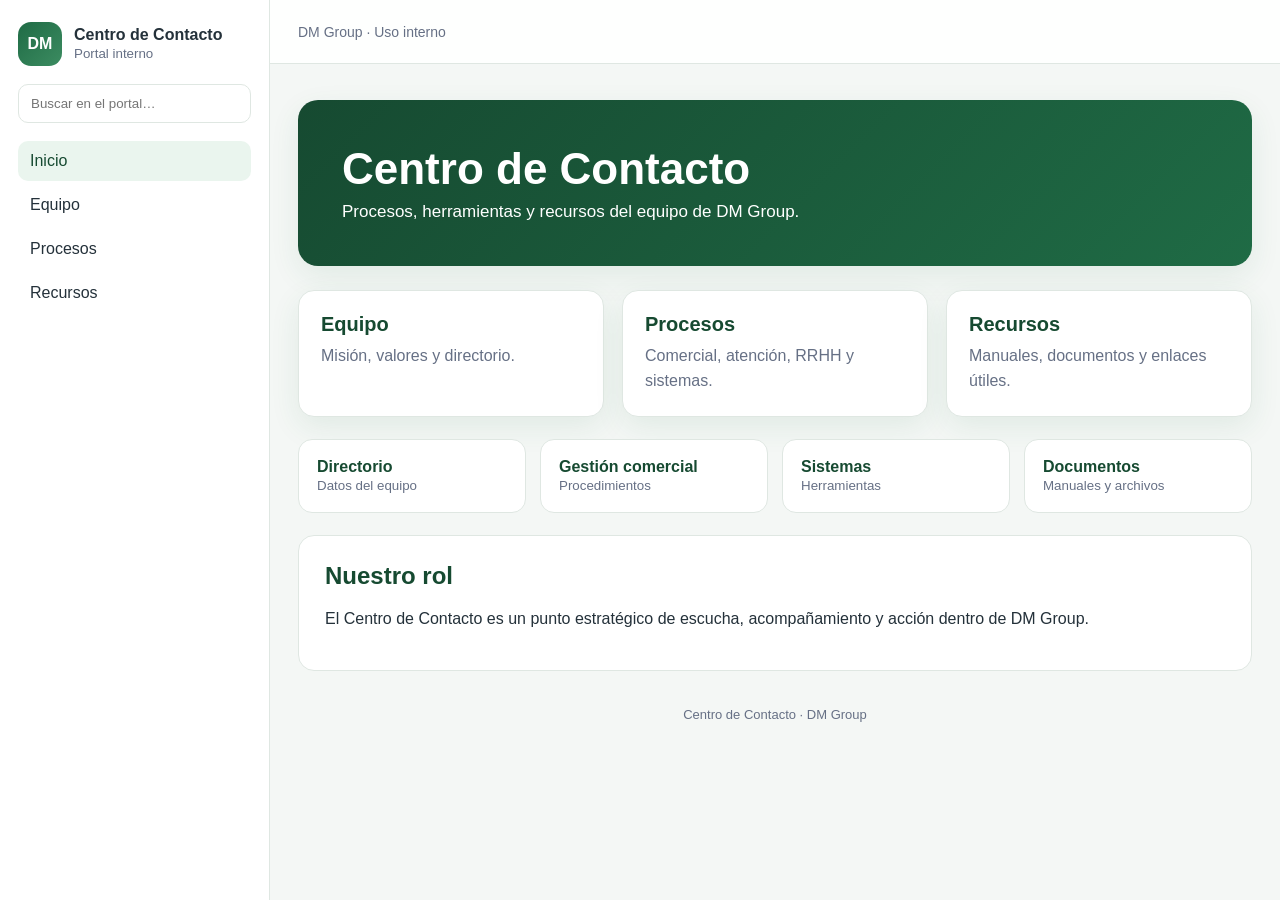
<file: index.html>
<!doctype html><html lang="es"><head><meta charset="utf-8"><meta name="viewport" content="width=device-width,initial-scale=1"><title>Inicio | Centro de Contacto</title><link rel="stylesheet" href="styles.css"></head><body>
<div class="app"><aside class="sidebar" id="sidebar"><div class="brand"><div class="brand-mark">DM</div><div><strong>Centro de Contacto</strong><small>Portal interno</small></div></div><div class="search-wrap"><input id="searchInput" placeholder="Buscar en el portal…"></div><nav class="nav"><a class="active" href="index.html">Inicio</a><a class="" href="equipo.html">Equipo</a><a class="" href="procesos.html">Procesos</a><a class="" href="recursos.html">Recursos</a></nav></aside>
<main class="main"><header class="topbar"><button class="menu-btn" id="menuBtn">☰</button><span class="meta">DM Group · Uso interno</span></header><div class="page"><section class="hero"><h1>Centro de Contacto</h1><p>Procesos, herramientas y recursos del equipo de DM Group.</p></section>
<section class="grid"><a class="card" href="equipo.html"><h2>Equipo</h2><p>Misión, valores y directorio.</p></a><a class="card" href="procesos.html"><h2>Procesos</h2><p>Comercial, atención, RRHH y sistemas.</p></a><a class="card" href="recursos.html"><h2>Recursos</h2><p>Manuales, documentos y enlaces útiles.</p></a></section>
<section class="quick-actions"><a class="quick-action" href="equipo.html"><strong>Directorio</strong><small>Datos del equipo</small></a><a class="quick-action" href="procesos.html"><strong>Gestión comercial</strong><small>Procedimientos</small></a><a class="quick-action" href="procesos.html"><strong>Sistemas</strong><small>Herramientas</small></a><a class="quick-action" href="recursos.html"><strong>Documentos</strong><small>Manuales y archivos</small></a></section>
<section class="section"><h2>Nuestro rol</h2><p>El Centro de Contacto es un punto estratégico de escucha, acompañamiento y acción dentro de DM Group.</p></section><div class="footer">Centro de Contacto · DM Group</div></div></main></div>
<div class="search-panel" id="searchPanel"><div class="search-results"><h2>Resultados</h2><div id="searchResults"></div></div></div><script src="search-index.js"></script><script src="app.js"></script></body></html>
</file>
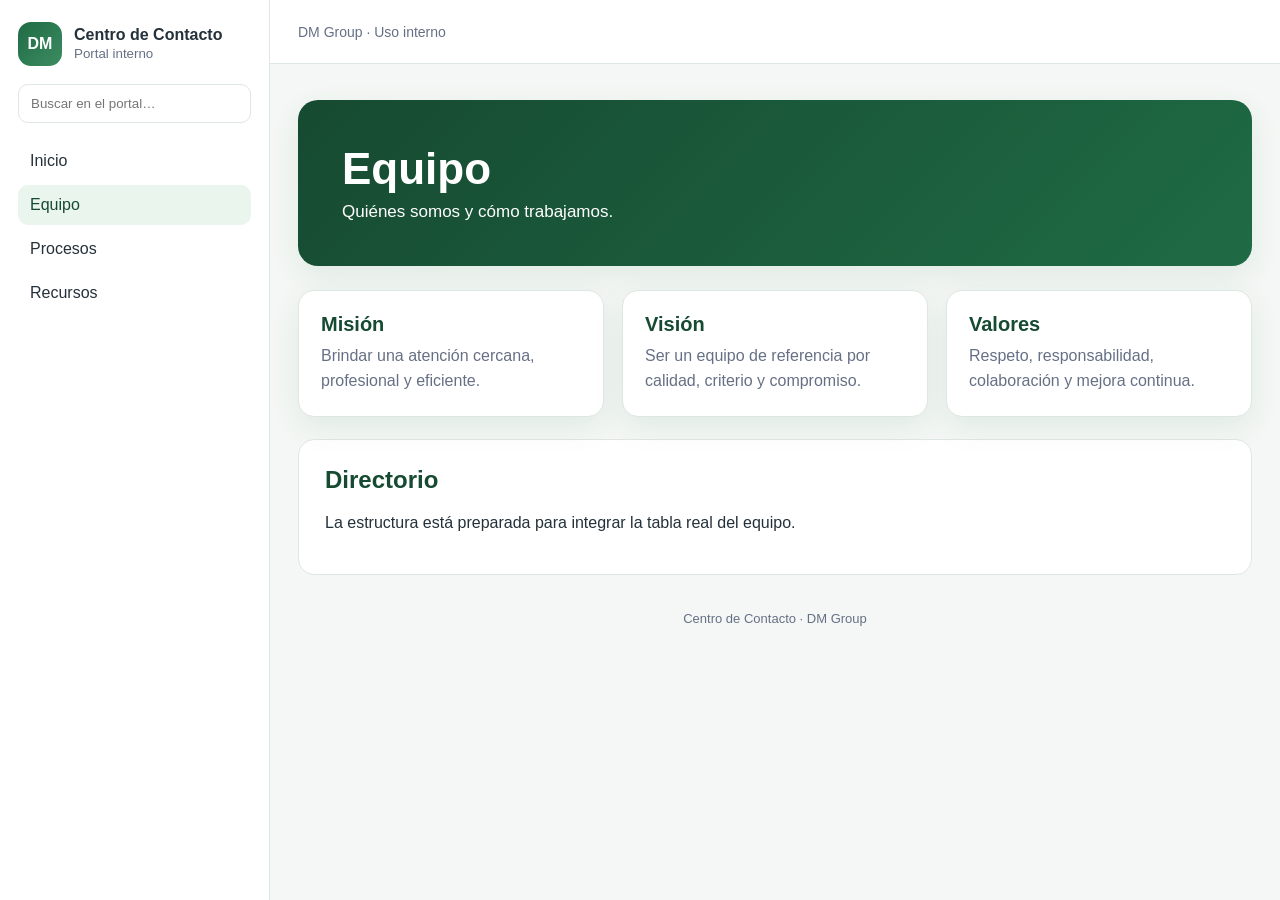
<file: equipo.html>
<!doctype html><html lang="es"><head><meta charset="utf-8"><meta name="viewport" content="width=device-width,initial-scale=1"><title>Equipo | Centro de Contacto</title><link rel="stylesheet" href="styles.css"></head><body>
<div class="app"><aside class="sidebar" id="sidebar"><div class="brand"><div class="brand-mark">DM</div><div><strong>Centro de Contacto</strong><small>Portal interno</small></div></div><div class="search-wrap"><input id="searchInput" placeholder="Buscar en el portal…"></div><nav class="nav"><a class="" href="index.html">Inicio</a><a class="active" href="equipo.html">Equipo</a><a class="" href="procesos.html">Procesos</a><a class="" href="recursos.html">Recursos</a></nav></aside>
<main class="main"><header class="topbar"><button class="menu-btn" id="menuBtn">☰</button><span class="meta">DM Group · Uso interno</span></header><div class="page"><section class="hero"><h1>Equipo</h1><p>Quiénes somos y cómo trabajamos.</p></section><section class="grid"><article class="card"><h2>Misión</h2><p>Brindar una atención cercana, profesional y eficiente.</p></article><article class="card"><h2>Visión</h2><p>Ser un equipo de referencia por calidad, criterio y compromiso.</p></article><article class="card"><h2>Valores</h2><p>Respeto, responsabilidad, colaboración y mejora continua.</p></article></section><section class="section"><h2>Directorio</h2><p>La estructura está preparada para integrar la tabla real del equipo.</p></section><div class="footer">Centro de Contacto · DM Group</div></div></main></div>
<div class="search-panel" id="searchPanel"><div class="search-results"><h2>Resultados</h2><div id="searchResults"></div></div></div><script src="search-index.js"></script><script src="app.js"></script></body></html>
</file>
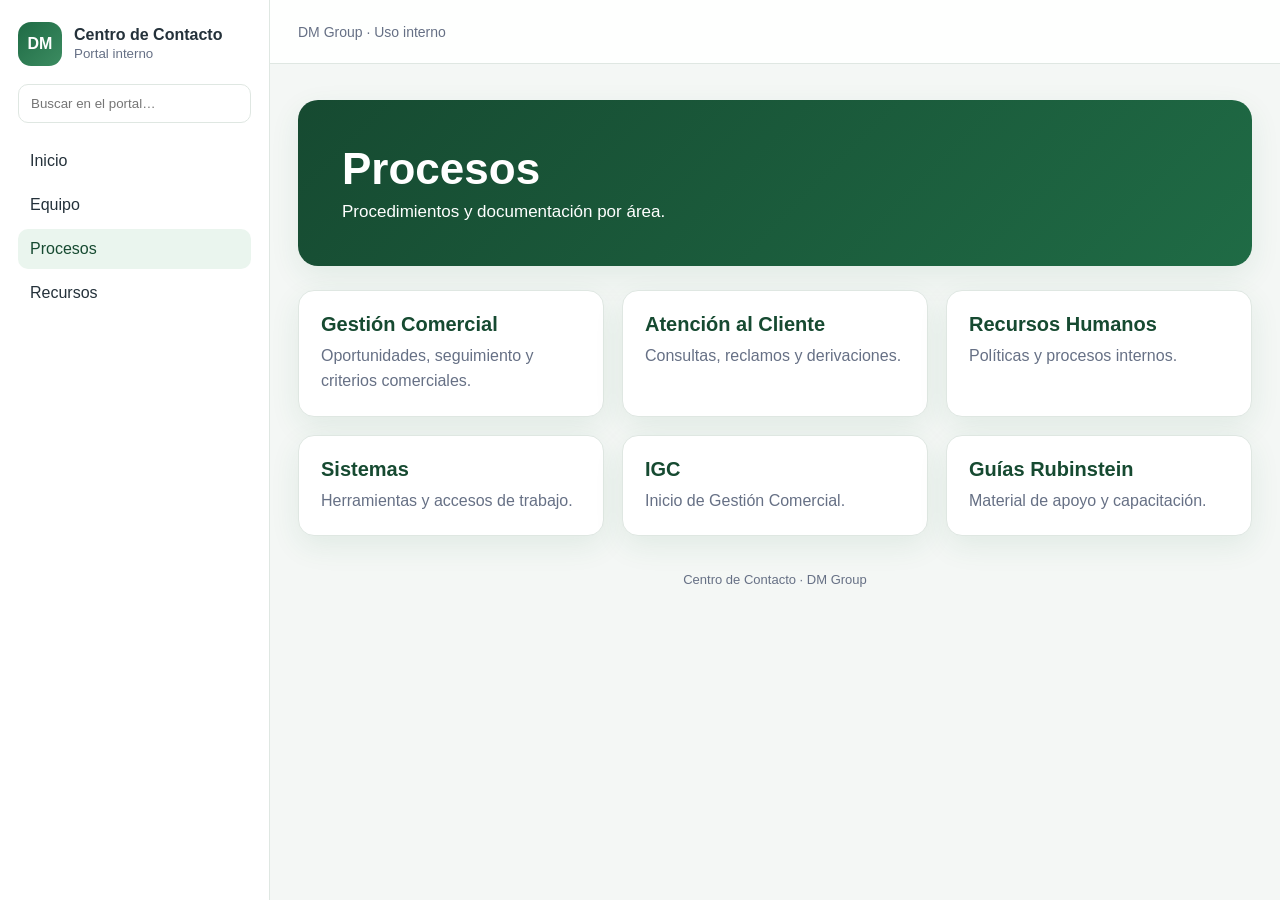
<file: procesos.html>
<!doctype html><html lang="es"><head><meta charset="utf-8"><meta name="viewport" content="width=device-width,initial-scale=1"><title>Procesos | Centro de Contacto</title><link rel="stylesheet" href="styles.css"></head><body>
<div class="app"><aside class="sidebar" id="sidebar"><div class="brand"><div class="brand-mark">DM</div><div><strong>Centro de Contacto</strong><small>Portal interno</small></div></div><div class="search-wrap"><input id="searchInput" placeholder="Buscar en el portal…"></div><nav class="nav"><a class="" href="index.html">Inicio</a><a class="" href="equipo.html">Equipo</a><a class="active" href="procesos.html">Procesos</a><a class="" href="recursos.html">Recursos</a></nav></aside>
<main class="main"><header class="topbar"><button class="menu-btn" id="menuBtn">☰</button><span class="meta">DM Group · Uso interno</span></header><div class="page"><section class="hero"><h1>Procesos</h1><p>Procedimientos y documentación por área.</p></section><section class="grid"><article class="card"><h2>Gestión Comercial</h2><p>Oportunidades, seguimiento y criterios comerciales.</p></article><article class="card"><h2>Atención al Cliente</h2><p>Consultas, reclamos y derivaciones.</p></article><article class="card"><h2>Recursos Humanos</h2><p>Políticas y procesos internos.</p></article><article class="card"><h2>Sistemas</h2><p>Herramientas y accesos de trabajo.</p></article><article class="card"><h2>IGC</h2><p>Inicio de Gestión Comercial.</p></article><article class="card"><h2>Guías Rubinstein</h2><p>Material de apoyo y capacitación.</p></article></section><div class="footer">Centro de Contacto · DM Group</div></div></main></div>
<div class="search-panel" id="searchPanel"><div class="search-results"><h2>Resultados</h2><div id="searchResults"></div></div></div><script src="search-index.js"></script><script src="app.js"></script></body></html>
</file>
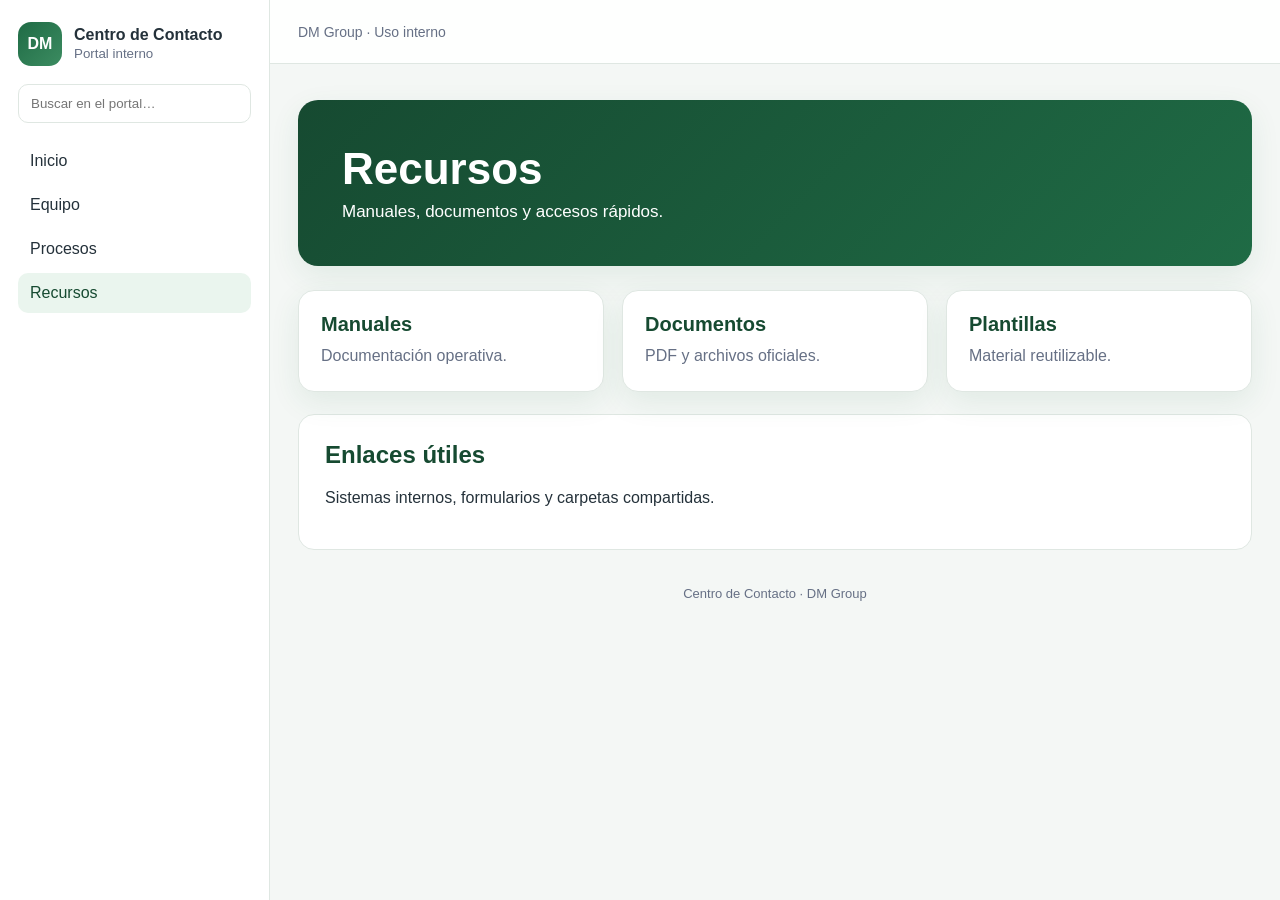
<file: recursos.html>
<!doctype html><html lang="es"><head><meta charset="utf-8"><meta name="viewport" content="width=device-width,initial-scale=1"><title>Recursos | Centro de Contacto</title><link rel="stylesheet" href="styles.css"></head><body>
<div class="app"><aside class="sidebar" id="sidebar"><div class="brand"><div class="brand-mark">DM</div><div><strong>Centro de Contacto</strong><small>Portal interno</small></div></div><div class="search-wrap"><input id="searchInput" placeholder="Buscar en el portal…"></div><nav class="nav"><a class="" href="index.html">Inicio</a><a class="" href="equipo.html">Equipo</a><a class="" href="procesos.html">Procesos</a><a class="active" href="recursos.html">Recursos</a></nav></aside>
<main class="main"><header class="topbar"><button class="menu-btn" id="menuBtn">☰</button><span class="meta">DM Group · Uso interno</span></header><div class="page"><section class="hero"><h1>Recursos</h1><p>Manuales, documentos y accesos rápidos.</p></section><section class="grid"><article class="card"><h2>Manuales</h2><p>Documentación operativa.</p></article><article class="card"><h2>Documentos</h2><p>PDF y archivos oficiales.</p></article><article class="card"><h2>Plantillas</h2><p>Material reutilizable.</p></article></section><section class="section"><h2>Enlaces útiles</h2><p>Sistemas internos, formularios y carpetas compartidas.</p></section><div class="footer">Centro de Contacto · DM Group</div></div></main></div>
<div class="search-panel" id="searchPanel"><div class="search-results"><h2>Resultados</h2><div id="searchResults"></div></div></div><script src="search-index.js"></script><script src="app.js"></script></body></html>
</file>
<file: styles.css>
:root{--g:#1f6b45;--gd:#164a31;--gs:#eaf5ee;--bg:#f4f7f5;--t:#24313a;--m:#667085;--l:#dfe7e2;--w:#fff;--s:0 10px 30px rgba(31,107,69,.09)}
*{box-sizing:border-box}body{margin:0;font-family:Arial,sans-serif;background:var(--bg);color:var(--t)}a{color:inherit}
.app{min-height:100vh;display:grid;grid-template-columns:270px 1fr}.sidebar{position:sticky;top:0;height:100vh;background:#fff;border-right:1px solid var(--l);padding:22px 18px}.brand{display:flex;gap:12px;align-items:center;margin-bottom:18px}.brand-mark{width:44px;height:44px;border-radius:13px;background:linear-gradient(135deg,var(--g),#3c8c61);color:#fff;display:grid;place-items:center;font-weight:800}.brand strong{display:block}.brand small{color:var(--m)}
.search-wrap{margin:14px 0 18px}.search-wrap input{width:100%;padding:11px 12px;border:1px solid var(--l);border-radius:10px}.nav a{display:flex;gap:10px;text-decoration:none;padding:11px 12px;border-radius:10px;margin:4px 0}.nav a:hover,.nav a.active{background:var(--gs);color:var(--gd)}
.main{min-width:0}.topbar{height:64px;background:#fffffff2;border-bottom:1px solid var(--l);display:flex;align-items:center;justify-content:space-between;padding:0 28px;position:sticky;top:0;z-index:5}.menu-btn{display:none;border:0;background:none;font-size:24px}.meta{color:var(--m);font-size:14px}
.page{max-width:1160px;margin:auto;padding:36px 28px 72px}.hero{background:linear-gradient(135deg,var(--gd),var(--g));color:#fff;border-radius:20px;padding:44px;box-shadow:var(--s);margin-bottom:24px}.hero h1{margin:0 0 8px;font-size:44px}.hero p{margin:0;font-size:17px}
.grid{display:grid;grid-template-columns:repeat(3,minmax(0,1fr));gap:18px}.card{background:#fff;border:1px solid var(--l);border-radius:16px;padding:22px;box-shadow:var(--s);text-decoration:none;transition:.2s}.card:hover{transform:translateY(-3px)}.card h2{margin:0 0 8px;color:var(--gd);font-size:20px}.card p{margin:0;color:var(--m);line-height:1.55}
.section{background:#fff;border:1px solid var(--l);border-radius:16px;padding:26px;margin-top:22px}.section h2{margin-top:0;color:var(--gd)}
.quick-actions{display:grid;grid-template-columns:repeat(4,minmax(0,1fr));gap:14px;margin-top:22px}.quick-action{background:#fff;border:1px solid var(--l);border-radius:14px;padding:18px;text-decoration:none}.quick-action strong{display:block;color:var(--gd)}.quick-action small{color:var(--m)}
.footer{margin-top:36px;color:var(--m);font-size:13px;text-align:center}
.search-panel{display:none;position:fixed;inset:64px 0 0 270px;background:#f4f7f5fa;z-index:15;padding:30px;overflow:auto}.search-panel.open{display:block}.search-results{max-width:900px;margin:auto}.result-item{display:block;background:#fff;border:1px solid var(--l);border-radius:12px;padding:16px;margin-bottom:10px;text-decoration:none}.result-item strong{display:block;color:var(--gd)}.result-item small{color:var(--m)}
@media(max-width:900px){.app{grid-template-columns:1fr}.sidebar{position:fixed;left:-290px;width:270px;z-index:20;transition:.2s}.sidebar.open{left:0}.menu-btn{display:block}.grid{grid-template-columns:1fr 1fr}.quick-actions{grid-template-columns:1fr 1fr}.search-panel{inset:64px 0 0 0}}
@media(max-width:600px){.page{padding:20px 14px 48px}.hero{padding:30px 22px}.hero h1{font-size:34px}.grid,.quick-actions{grid-template-columns:1fr}.topbar{padding:0 14px}}
</file>
